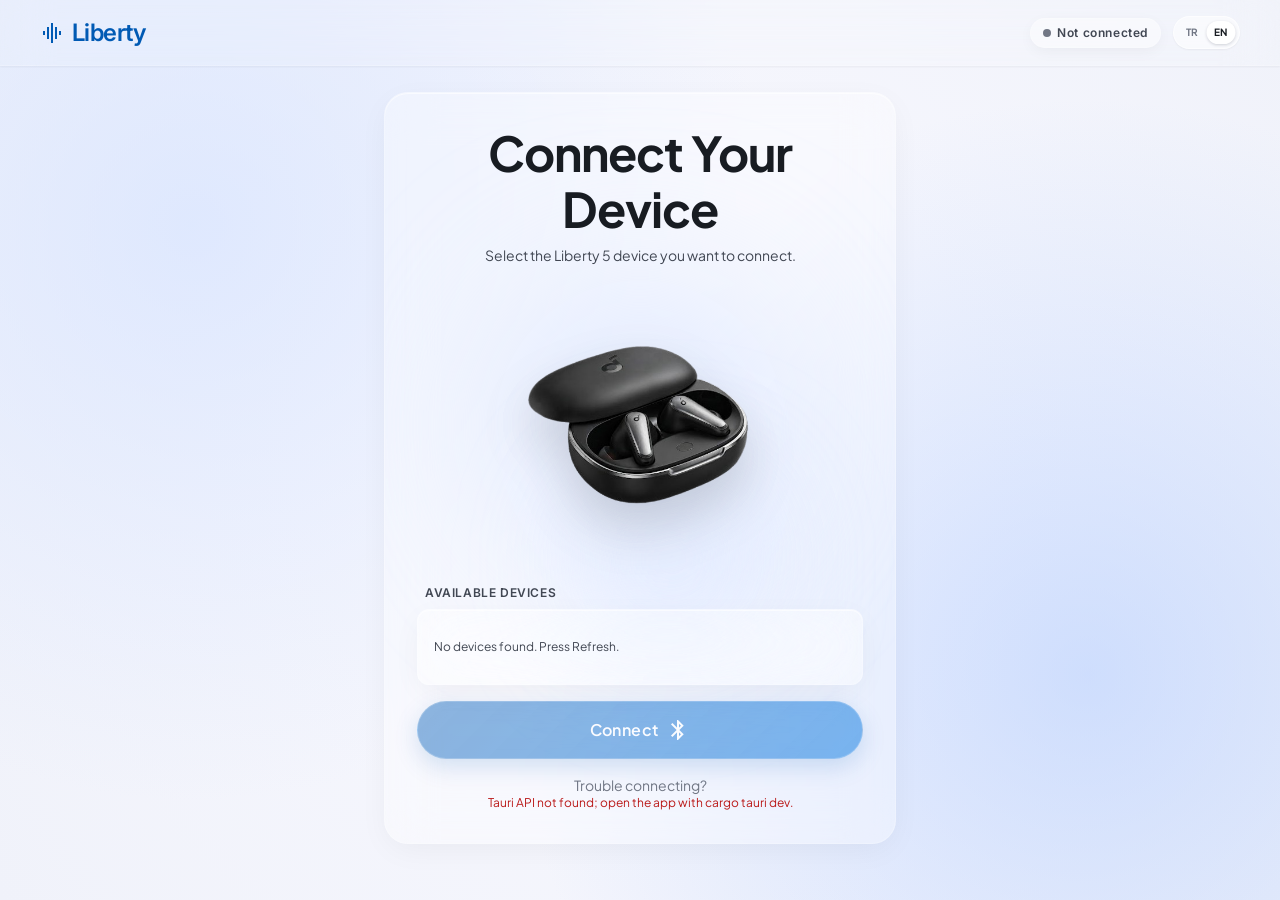
<file: ui/index.html>
<!doctype html><html class="light" lang="tr"><head>
<meta charset="utf-8">
<meta content="width=device-width, initial-scale=1.0" name="viewport">
<title>Soundcore Liberty 5</title>
<link href="https://fonts.googleapis.com/css2?family=Inter:wght@400;500;700&amp;family=Plus+Jakarta+Sans:wght@400;500;600;700&amp;display=swap" rel="stylesheet">
<link href="https://fonts.googleapis.com/css2?family=Material+Symbols+Outlined:wght,FILL@100..700,0..1&amp;display=swap" rel="stylesheet">
<style>
        .glass-panel {
            background: rgba(255, 255, 255, 0.35);
            backdrop-filter: blur(24px);
            -webkit-backdrop-filter: blur(24px);
            border: 1px solid rgba(255, 255, 255, 0.2);
            box-shadow: 
                0 8px 32px -4px rgba(0, 0, 0, 0.05),
                inset 0 1px 0 rgba(255, 255, 255, 0.6);
        }
        
        .glass-pill {
            background: rgba(255, 255, 255, 0.4);
            backdrop-filter: blur(16px);
            -webkit-backdrop-filter: blur(16px);
            border: 1px solid rgba(255, 255, 255, 0.2);
            box-shadow: 0 4px 16px -2px rgba(0, 0, 0, 0.05);
        }

        .glass-button {
            background: linear-gradient(135deg, rgba(0, 90, 180, 0.8), rgba(0, 115, 224, 0.9));
            backdrop-filter: blur(16px);
            -webkit-backdrop-filter: blur(16px);
            border: 1px solid rgba(255, 255, 255, 0.2);
            box-shadow: 0 8px 24px 0 rgba(0, 90, 180, 0.3);
            transition: all 0.3s ease;
        }
        
        .glass-button:hover {
            box-shadow: 0 12px 32px 0 rgba(0, 90, 180, 0.4);
            transform: translateY(-2px);
        }

        .bg-gradient-mesh {
            background: 
                radial-gradient(circle at 15% 25%, rgba(214, 227, 255, 0.7) 0%, transparent 45%),
                radial-gradient(circle at 85% 75%, rgba(170, 199, 255, 0.5) 0%, transparent 45%),
                radial-gradient(circle at 50% 50%, rgba(249, 249, 255, 1) 0%, rgba(240, 242, 250, 1) 100%);
        }

        .gradient-bg {
            background: radial-gradient(circle at top left, rgba(230, 240, 255, 0.8), transparent 40%),
                        radial-gradient(circle at bottom right, rgba(240, 253, 244, 0.8), transparent 40%),
                        linear-gradient(135deg, #fdfbfb 0%, #ebedee 100%);
        }

        .earbud-shadow {
            filter: drop-shadow(0 15px 25px rgba(0, 0, 0, 0.15));
        }

        .scrollbar-hide::-webkit-scrollbar {
            display: none;
        }

        .scrollbar-hide {
            -ms-overflow-style: none;
            scrollbar-width: none;
        }
    </style>

<link rel="stylesheet" href="tailwind-built.css">
<link rel="stylesheet" href="styles.css">
<script defer src="i18n.js"></script>
<script defer src="app.js"></script></head><body><main id="view-landing" class="view bg-gradient-mesh min-h-screen text-on-surface font-body-md overflow-x-hidden">
<!-- Top App Bar (Modified for transactional context: no navigation) -->
<header class="w-full top-0 left-0 sticky backdrop-blur-[24px] border-b border-white/20 shadow-sm flex items-center justify-between px-container-margin-mobile md:px-container-margin-desktop py-4 z-50 bg-white/10">
<div class="flex items-center gap-2 text-primary font-headline-md text-headline-md-mobile md:text-headline-md tracking-tight">
<span class="material-symbols-outlined" style="font-variation-settings: &quot;FILL&quot; 1;">graphic_eq</span>
<span class="">Liberty</span>
</div>
<div class="flex items-center gap-3">
<!-- Connection Status -->
<div class="hidden md:flex items-center gap-1.5 glass-pill px-3 py-1.5 rounded-full text-label-sm font-label-sm">
<span class="w-2 h-2 rounded-full bg-outline"></span>
<span class="text-on-surface-variant" data-i18n="status.disconnected" id="landing-connection">Bağlı değil</span>
</div>
<div class="flex bg-white/50 rounded-full p-1 border border-white/60 lang-switch shadow-sm backdrop-blur-md" data-i18n-aria="lang.switchLabel" role="group"><span class="lang-thumb" aria-hidden="true"></span><button aria-pressed="true" class="px-2 py-1 text-[10px] font-bold rounded-full lang-btn" data-lang="tr" type="button">TR</button><button aria-pressed="false" class="px-2 py-1 text-[10px] font-bold rounded-full lang-btn" data-lang="en" type="button">EN</button></div>
</div>
</header>
<!-- Main Content Canvas -->
<main class="container mx-auto px-container-margin-mobile md:px-container-margin-desktop flex flex-col items-center justify-center min-h-[calc(100vh-80px)] py-4">
<div class="w-full max-w-lg glass-panel rounded-3xl p-glass-padding md:p-8 flex flex-col items-center relative overflow-hidden mb-4">
<!-- Atmospheric Glow behind image -->
<div class="absolute top-1/4 left-1/2 -translate-x-1/2 w-72 h-72 bg-primary-fixed/60 rounded-full blur-[80px] -z-10 pointer-events-none"></div>
<div class="absolute bottom-1/4 right-1/4 w-48 h-48 bg-secondary-fixed/40 rounded-full blur-[60px] -z-10 pointer-events-none"></div>
<div class="text-center mb-4">
<h1 class="font-display-lg-mobile md:font-display-lg text-display-lg-mobile md:text-display-lg text-on-surface mb-2" data-i18n="landing.title">Cihazını Bağla</h1>
<p class="font-body-md text-body-md text-on-surface-variant" data-i18n="landing.subtitle">Bağlanmak istediğin Liberty 5 cihazını seç.</p>
</div>
<!-- Product Image -->
<div class="w-full h-72 relative mb-10 flex items-center justify-center mb-4">
<img alt="Soundcore Liberty 5 earbuds in black case" class="max-w-full max-h-full object-contain drop-shadow-2xl z-10" src="assets/liberty5.png">
</div>
<!-- Device Selector -->
<div class="w-full relative mb-4">
<label class="block font-label-sm text-label-sm text-on-surface-variant mb-2 ml-2" data-i18n="landing.devicesLabel" id="device-list-label">KULLANILABİLİR CİHAZLAR</label>
<div class="w-full glass-panel rounded-xl flex items-center justify-between p-4 cursor-pointer hover:bg-white/50 transition-colors group" id="device-list" role="listbox" aria-labelledby="device-list-label">
<div class="flex items-center gap-4">
<div class="w-12 h-12 rounded-full bg-white/40 border border-white/30 flex items-center justify-center shadow-sm">
<span class="material-symbols-outlined text-primary">headphones</span>
</div>
<div>
<p class="font-body-md text-body-md font-semibold text-on-surface">Soundcore Liberty 5</p>
<p class="font-label-sm text-label-sm text-on-surface-variant">Ready to pair</p>
</div>
</div>
<span class="material-symbols-outlined text-on-surface-variant group-hover:text-primary transition-colors">expand_more</span>
</div>
</div>
<!-- Connect Action -->
<button class="w-full glass-button rounded-full py-4 px-8 flex items-center justify-center gap-2 text-on-primary font-headline-md text-body-lg font-semibold tracking-wide" id="landing-connect" type="button" disabled>
<span data-i18n="landing.connect">Bağlan</span>
<span class="material-symbols-outlined">bluetooth</span>
</button>
<button class="mt-4 font-body-md text-body-md text-outline hover:text-on-surface transition-colors" id="landing-trouble" type="button" data-i18n="landing.trouble">
                Bağlantı sorunu mu yaşıyorsunuz?
            </button><p id="landing-status" class="text-center text-xs text-on-surface-variant" aria-live="polite"></p><p id="landing-help" class="text-center text-xs text-on-surface-variant" hidden data-i18n="landing.helpHint"></p>
</div>
</main>
<!-- Navigation Suppressed for Transactional Intent -->
<!-- The BottomNavBar and side navigations are intentionally omitted as this is a setup/linear flow. -->


</main><main id="view-control" class="view control-view" hidden>
<!-- BEGIN: Mobile App Container -->
<div class="gradient-bg w-full h-full flex flex-col pt-12 pb-24 px-5 box-border overflow-y-auto scrollbar-hide">
<!-- BEGIN: Top Navigation -->
<header class="flex justify-between items-center mb-4 px-2 z-10 header"><div class="flex items-center gap-3"><button id="back-button" type="button" aria-label="Geri" data-i18n-aria="control.backAria" class="w-8 h-8 flex items-center justify-center bg-white/40 rounded-full border border-white/50 text-gray-700 hover:bg-white/60 transition-colors backdrop-blur-md shadow-sm"><svg viewBox="0 0 16 16" width="14" height="14" fill="none" stroke="currentColor" stroke-width="2" stroke-linecap="round" stroke-linejoin="round" aria-hidden="true"><path d="M10.5 12.5 6 8l4.5-4.5"/></svg></button>
<div class="flex flex-col">
<p class="text-xs font-semibold text-outline tracking-wider eyebrow">SOUNDCORE</p>
<h1 class="text-xl font-bold font-display">Liberty 5</h1>
</div></div>
<div class="flex items-center gap-2 header-actions">
<div class="flex bg-white/50 rounded-full p-1 border border-white/60 lang-switch shadow-sm backdrop-blur-md" data-i18n-aria="lang.switchLabel" role="group">
<span class="lang-thumb" aria-hidden="true"></span><button aria-pressed="true" class="px-2 py-1 text-[10px] font-bold rounded-full lang-btn" data-lang="tr" type="button">TR</button>
<button aria-pressed="false" class="px-2 py-1 text-[10px] font-bold rounded-full lang-btn" data-lang="en" type="button">EN</button>
</div>
<span class="text-[10px] font-semibold text-gray-500 bg-white/40 px-2 py-1 rounded-full border border-white/50 status shadow-sm backdrop-blur-md" data-i18n="status.disconnected" id="connection">Bağlı değil</span>
</div>
</header>
<!-- END: Top Navigation -->
<!-- BEGIN: Product Image & Device Connection -->
<section class="flex flex-col items-center z-10 w-full connection-card card mb-4">
<!-- Image Container -->
<div class="w-full flex justify-center items-center mb-2 relative h-56"><img alt="Soundcore Liberty 5" class="h-full object-contain earbud-shadow relative z-10 scale-[1.6] transition-transform" src="assets/liberty5.png"></div>
<div class="flex justify-around items-center w-full max-w-[280px] bg-white/40 backdrop-blur-3xl rounded-full py-2.5 px-6 border border-white/60 shadow-sm" id="battery-status"><div class="flex items-center gap-1.5"><span class="text-[10px] font-bold text-gray-500 uppercase tracking-tighter">L</span><span class="text-xs font-bold text-gray-900" id="battery-left">—</span></div><div class="flex items-center gap-1.5"><span class="text-[10px] font-bold text-gray-500 uppercase tracking-tighter">R</span><span class="text-xs font-bold text-gray-900" id="battery-right">—</span></div><div class="flex items-center gap-1.5"><span class="text-[10px] font-bold text-gray-500 uppercase tracking-tighter" data-i18n="battery.case">Kutu</span><span class="text-xs font-bold text-gray-900" id="battery-case">—</span></div></div>
<!-- Device Connection Controls -->
<p id="device-meta" class="text-[10px] text-gray-500"></p><p id="control-notice" class="text-[10px] text-red-700 text-center" aria-live="polite"></p>
</section>
<!-- END: Product Image & Device Connection -->
<!-- BEGIN: Main Controls Area -->
<main class="flex-1 flex flex-col gap-4 z-10 w-full relative shell"><section aria-label="Ses kontrolleri" class="glass-panel rounded-3xl p-6 flex flex-col gap-6 relative overflow-hidden card controls" data-i18n-aria="controls.ariaLabel"><div class="absolute top-0 right-0 w-32 h-32 bg-primary/10 blur-2xl rounded-full -mr-10 -mt-10"></div><div class="flex justify-between items-center text-gray-900 font-bold text-lg relative z-10 section-title"><div class="flex items-center gap-2"><h2 class="font-display">ANC</h2></div><span class="text-sm font-semibold text-primary" id="anc-value">—</span></div><div class="grid grid-cols-3 gap-3 relative z-10 segmented"><button class="flex flex-col items-center gap-3 cursor-pointer group bg-transparent border-none p-0" data-anc="On"><div class="w-[72px] h-[72px] rounded-2xl flex items-center justify-center relative transition-transform group-active:scale-95"><div class="absolute inset-0 bg-blue-400/20 rounded-2xl blur-md opacity-0 group-[.active]:opacity-100 transition-opacity"></div><div class="absolute inset-0 rounded-2xl border-2 border-blue-400/50 opacity-0 group-[.active]:opacity-100 transition-opacity"></div><img alt="Noise Cancellation" class="w-full h-full object-contain relative z-10 rounded-2xl drop-shadow-lg" src="assets/anc-on.png"></div><span class="text-[12px] font-semibold text-gray-600 group-[.active]:text-gray-900 text-center leading-tight transition-colors" data-i18n="anc.On">Açık</span></button><button class="flex flex-col items-center gap-3 cursor-pointer group bg-transparent border-none p-0 active" data-anc="Off"><div class="w-[72px] h-[72px] rounded-2xl flex items-center justify-center relative transition-transform group-active:scale-95"><div class="absolute inset-0 bg-gray-400/20 rounded-2xl blur-md opacity-100 transition-opacity"></div><div class="absolute inset-0 rounded-2xl border-2 border-gray-400/50 opacity-100 transition-opacity"></div><img alt="Normal" class="w-full h-full object-contain relative z-10 rounded-2xl drop-shadow-sm" src="assets/anc-off.png"></div><span class="text-[12px] font-semibold text-gray-900 text-center leading-tight mt-1 transition-colors" data-i18n="anc.Off">Kapalı</span></button><button class="flex flex-col items-center gap-3 cursor-pointer group bg-transparent border-none p-0" data-anc="Transparency"><div class="w-[72px] h-[72px] rounded-2xl flex items-center justify-center relative transition-transform group-active:scale-95"><div class="absolute inset-0 bg-green-400/20 rounded-2xl blur-md opacity-0 group-[.active]:opacity-100 transition-opacity"></div><div class="absolute inset-0 rounded-2xl border-2 border-green-400/50 opacity-0 group-[.active]:opacity-100 transition-opacity"></div><img alt="Transparency Mode" class="w-full h-full object-contain relative z-10 rounded-2xl drop-shadow-sm" src="assets/anc-transparency.png"></div><span class="text-[12px] font-semibold text-gray-600 group-[.active]:text-gray-900 text-center leading-tight transition-colors" data-i18n="anc.Transparency">Şeffaflık</span></button></div><div class="flex justify-between items-center pt-2 relative z-10 toggle-row"><label class="text-sm font-bold text-gray-800" for="game-mode" data-i18n="control.gameMode">Oyun Modu</label><label class="relative inline-flex items-center cursor-pointer"><input class="sr-only peer" id="game-mode" role="switch" type="checkbox"><div class="w-12 h-7 bg-white/50 border border-white/60 peer-focus:outline-none rounded-full peer peer-checked:after:translate-x-full peer-checked:after:border-white after:content-[''] after:absolute after:top-[3px] after:left-[3px] after:bg-white after:border-gray-200 after:border after:rounded-full after:h-5 after:w-5 after:transition-all peer-checked:bg-primary peer-checked:border-primary shadow-inner"></div></label></div><div class="pt-2 relative z-10 flex flex-col gap-2"><div class="relative w-full"><select class="w-full bg-white/40 backdrop-blur-xl border border-white/60 rounded-2xl px-4 py-3 text-sm font-bold text-gray-800 appearance-none focus:outline-none focus:ring-2 focus:ring-primary/50 disabled:opacity-50 shadow-sm" disabled="" id="eq"><option data-i18n="eq.empty">Doğrulanmış preset yok</option></select><div class="pointer-events-none absolute inset-y-0 right-0 flex items-center px-4 text-gray-500"><svg viewBox="0 0 16 16" width="12" height="12" fill="none" stroke="currentColor" stroke-width="2" stroke-linecap="round" stroke-linejoin="round" aria-hidden="true"><path d="M3.5 6 8 10.5 12.5 6"/></svg></div></div></div></section>
<!-- BEGIN: Battery Card -->
<!-- END: Battery Card -->
<!-- BEGIN: Ambient Sound (ANC) & Controls Card -->
<!-- END: Ambient Sound (ANC) & Controls Card -->
<!-- BEGIN: Log Card -->
<!-- END: Log Card -->
</main>
<!-- END: Main Controls Area -->
<!-- Floating Bottom Bar -->

</div>
<!-- END: Mobile App Container -->


</main></body></html>
</file>
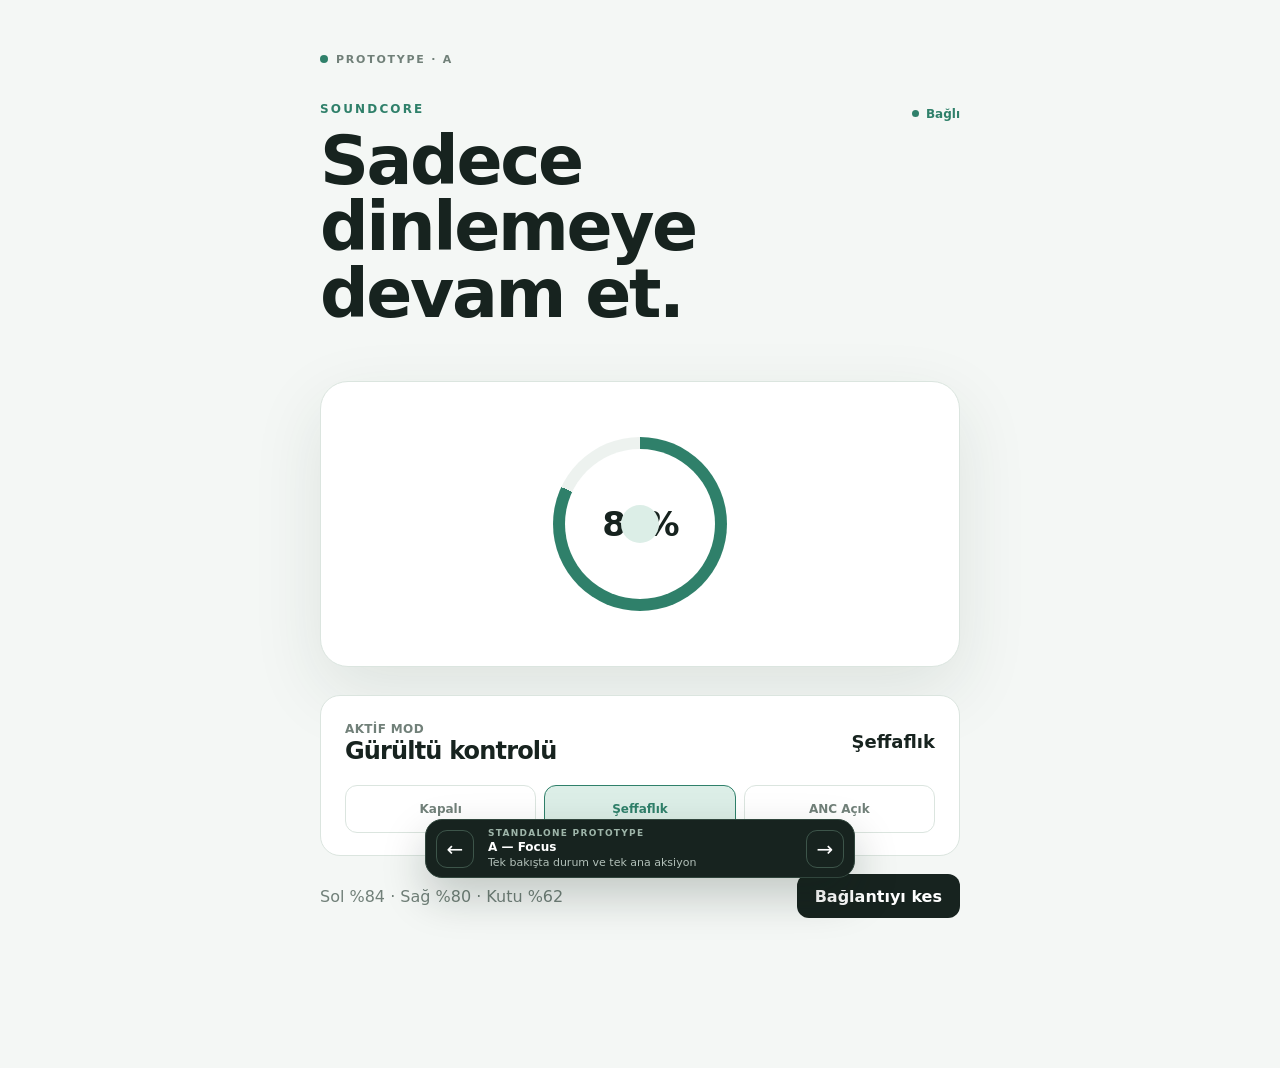
<file: ui/prototypes/index.html>
<!doctype html>
<html lang="tr">
<head>
  <meta charset="utf-8">
  <meta name="viewport" content="width=device-width,initial-scale=1">
  <meta name="description" content="Soundcore Liberty 5 için üç sade ve modern UI prototipi">
  <title>Liberty 5 — UI Prototypes</title>
  <link rel="stylesheet" href="prototype.css">
  <script src="prototype.js" defer></script>
</head>
<body>
  <main id="prototype-stage" class="prototype-stage"></main>

  <aside class="prototype-switcher" aria-label="Prototip değiştirici">
    <button id="previous-variant" class="switcher-arrow" type="button" aria-label="Önceki prototip">←</button>
    <div class="switcher-copy">
      <span class="switcher-kicker">STANDALONE PROTOTYPE</span>
      <strong id="variant-label">A — Focus</strong>
      <span id="variant-description">Tek bakışta durum ve tek ana aksiyon</span>
    </div>
    <button id="next-variant" class="switcher-arrow" type="button" aria-label="Sonraki prototip">→</button>
  </aside>
</body>
</html>
</file>
<file: ui/styles.css>
/* Production glue for the supplied landing/control designs. */
html, body { margin: 0; min-width: 360px; height: 100%; overflow: hidden; }
.view[hidden] { display: none !important; }
.view { height: 100dvh; overflow: hidden; }
#view-landing { overflow-y: auto; }
#view-control { background: #f3f4f6; }
#landing-status, #landing-help, #control-notice { margin-left: auto; margin-right: auto; }
#landing-connect:disabled { cursor: not-allowed; opacity: .55; }
#landing-connect.is-connecting { pointer-events: none; }
#device-list { min-height: 76px; }
.device-row { width: 100%; }
.device-row[aria-selected="true"] { outline: 2px solid rgba(0, 90, 180, .45); outline-offset: -2px; }
.device-row:disabled { cursor: not-allowed; opacity: .55; }
.device-row .device-name, .device-row .device-subtitle { display: block; }
#control-notice.error, #landing-status.error { color: #ba1a1a; }
#view-control .status.online::before { background: #2e9e5b; }
/* Decorative product art must not intercept header controls. */
.control-view .connection-card img { pointer-events: none; }
/* Battery labels and values sit on the same text baseline (different font sizes). */
#battery-status > div { align-items: baseline; }
/* Dil değişince pill metni genişleyip switch'i itmesin: sabit genişlik + ortalı metin */
#view-control #connection { min-width: 84px; text-align: center; }
/* Dil anahtarı: kayan gösterge + aktif renk */
.lang-switch { position: relative; }
.lang-thumb { position: absolute; top: 4px; bottom: 4px; left: 4px; width: calc(50% - 4px); border-radius: 9999px; background: #fff; box-shadow: 0 1px 3px rgba(15, 23, 42, .18); transition: transform .25s ease; }
.lang-switch[data-lang="en"] .lang-thumb { transform: translateX(100%); }
.lang-btn { position: relative; z-index: 1; color: #717785; transition: color .2s ease; }
.lang-switch[data-lang="tr"] .lang-btn[data-lang="tr"],
.lang-switch[data-lang="en"] .lang-btn[data-lang="en"] { color: #181c22; }
/* Logo her dilde aynı fontla çizilsin (EN doğru kabul edildi) */
#view-landing header .tracking-tight > span:last-child,
#view-control header h1 { font-family: Inter; }
</file>
<file: ui/prototypes/prototype.css>
:root {
  color-scheme: light;
  --canvas: #f4f7f5;
  --surface: #ffffff;
  --surface-muted: #edf2ef;
  --ink: #17231f;
  --muted: #718079;
  --line: #dbe5df;
  --accent: #2f806a;
  --accent-soft: #dceee7;
  --warm: #b77c37;
  --shadow: 0 24px 70px rgba(29, 54, 44, .10);
  font-family: Inter, ui-sans-serif, system-ui, -apple-system, BlinkMacSystemFont, "Segoe UI", sans-serif;
}

* { box-sizing: border-box; }

body {
  margin: 0;
  min-width: 320px;
  min-height: 100vh;
  color: var(--ink);
  background: var(--canvas);
}

button, select, input { font: inherit; }
button { cursor: pointer; }

.prototype-stage {
  width: min(1120px, calc(100% - 40px));
  min-height: 100vh;
  margin: 0 auto;
  padding: 48px 0 150px;
}

.prototype-mark {
  display: inline-flex;
  align-items: center;
  gap: 8px;
  margin-bottom: 36px;
  color: var(--muted);
  font-size: 11px;
  font-weight: 800;
  letter-spacing: .16em;
}

.prototype-mark::before {
  width: 8px;
  height: 8px;
  border-radius: 50%;
  background: var(--accent);
  content: "";
}

.eyebrow {
  margin: 0 0 12px;
  color: var(--accent);
  font-size: 12px;
  font-weight: 800;
  letter-spacing: .18em;
}

h1, h2, h3, p { margin-top: 0; }
h1, h2, h3 { letter-spacing: -.035em; }
h1 { margin-bottom: 12px; font-size: clamp(38px, 6vw, 68px); line-height: .98; }
h2 { margin-bottom: 8px; font-size: 24px; }
h3 { margin-bottom: 6px; font-size: 16px; }

.lede { max-width: 470px; margin-bottom: 32px; color: var(--muted); line-height: 1.6; }

.muted { color: var(--muted); }
.label { color: var(--muted); font-size: 12px; font-weight: 700; letter-spacing: .03em; }
.value { color: var(--ink); font-size: 18px; font-weight: 800; }

.button-primary, .button-quiet {
  min-height: 44px;
  border: 0;
  border-radius: 12px;
  padding: 0 18px;
  font-weight: 800;
}

.button-primary { color: #fff; background: var(--ink); }
.button-quiet { color: var(--ink); background: var(--surface-muted); }
.button-primary:hover, .button-quiet:hover { transform: translateY(-1px); }

/* A — Focus: one vertical path, one obvious action. */
.variant-focus { max-width: 640px; margin: 0 auto; }
.focus-header { display: flex; align-items: flex-start; justify-content: space-between; gap: 24px; }
.focus-status { display: inline-flex; align-items: center; gap: 7px; margin-top: 5px; color: var(--accent); font-size: 12px; font-weight: 800; }
.focus-status::before { width: 7px; height: 7px; border-radius: 50%; background: currentColor; content: ""; }
.focus-device { display: grid; place-items: center; min-height: 286px; margin: 42px 0 28px; border: 1px solid var(--line); border-radius: 28px; background: var(--surface); box-shadow: var(--shadow); }
.focus-device-art { position: relative; width: 174px; height: 174px; border-radius: 50%; background: conic-gradient(var(--accent) 0 82%, var(--surface-muted) 82% 100%); }
.focus-device-art::after { position: absolute; inset: 12px; display: grid; place-items: center; border-radius: 50%; background: var(--surface); content: "82%"; color: var(--ink); font-size: 34px; font-weight: 850; letter-spacing: -.06em; }
.focus-device-art::before { position: absolute; z-index: 1; inset: 68px; border-radius: 50%; background: var(--accent-soft); content: ""; }
.focus-card { padding: 22px 24px; border: 1px solid var(--line); border-radius: 20px; background: var(--surface); }
.focus-card-header, .row-between { display: flex; align-items: center; justify-content: space-between; gap: 16px; }
.focus-card-header { margin-bottom: 20px; }
.focus-card-header h2 { margin: 0; }
.focus-controls { display: grid; grid-template-columns: repeat(3, 1fr); gap: 8px; }
.control-button { min-height: 48px; border: 1px solid var(--line); border-radius: 12px; color: var(--muted); background: var(--surface); font-size: 12px; font-weight: 800; }
.control-button.is-active { border-color: var(--accent); color: var(--accent); background: var(--accent-soft); }
.focus-footer { display: flex; justify-content: space-between; align-items: center; gap: 16px; margin-top: 18px; }

/* B — Console: navigation rail and grouped controls. */
.variant-console { display: grid; grid-template-columns: 190px minmax(0, 1fr); gap: 42px; min-height: 650px; }
.console-rail { display: flex; flex-direction: column; }
.console-brand { margin-bottom: 56px; font-size: 16px; font-weight: 900; letter-spacing: -.04em; }
.console-brand span { color: var(--accent); }
.console-nav { display: grid; gap: 6px; }
.console-nav button { padding: 12px 14px; border: 0; border-radius: 10px; color: var(--muted); background: transparent; text-align: left; font-size: 13px; font-weight: 750; }
.console-nav button.is-active { color: var(--ink); background: var(--surface); box-shadow: 0 8px 26px rgba(29, 54, 44, .06); }
.console-rail-note { margin-top: auto; padding-top: 32px; border-top: 1px solid var(--line); color: var(--muted); font-size: 12px; line-height: 1.5; }
.console-main { min-width: 0; }
.console-topbar { display: flex; align-items: flex-start; justify-content: space-between; gap: 20px; margin-bottom: 42px; }
.console-topbar h1 { margin-bottom: 8px; font-size: clamp(34px, 5vw, 56px); }
.console-device-name { color: var(--muted); font-size: 13px; }
.connection-pill { padding: 8px 12px; border-radius: 999px; color: var(--accent); background: var(--accent-soft); font-size: 11px; font-weight: 850; white-space: nowrap; }
.console-grid { display: grid; grid-template-columns: minmax(0, 1.25fr) minmax(230px, .75fr); gap: 14px; }
.console-panel { padding: 22px; border: 1px solid var(--line); border-radius: 20px; background: var(--surface); }
.console-panel-wide { grid-row: span 2; min-height: 300px; }
.panel-heading { display: flex; align-items: center; justify-content: space-between; gap: 12px; margin-bottom: 22px; }
.panel-heading h2 { margin: 0; font-size: 18px; }
.panel-icon { display: grid; place-items: center; width: 30px; height: 30px; border-radius: 9px; color: var(--accent); background: var(--accent-soft); font-size: 13px; font-weight: 900; }
.anc-display { display: flex; align-items: baseline; gap: 8px; margin: 42px 0 30px; }
.anc-display strong { font-size: 48px; letter-spacing: -.07em; }
.anc-display span { color: var(--muted); font-size: 13px; }
.console-controls { display: grid; gap: 8px; }
.console-control { display: flex; align-items: center; justify-content: space-between; gap: 12px; width: 100%; padding: 12px 13px; border: 1px solid var(--line); border-radius: 11px; color: var(--ink); background: var(--surface); font-size: 12px; font-weight: 800; text-align: left; }
.console-control.is-active { border-color: var(--accent); background: var(--accent-soft); }
.battery-list { display: grid; gap: 15px; }
.battery-line { display: grid; grid-template-columns: 44px 1fr 34px; align-items: center; gap: 10px; font-size: 12px; font-weight: 750; }
.battery-line strong { text-align: right; }
.battery-track { height: 7px; overflow: hidden; border-radius: 99px; background: var(--surface-muted); }
.battery-track span { display: block; height: 100%; border-radius: inherit; background: var(--accent); }
.console-footer { display: flex; justify-content: flex-end; margin-top: 14px; }

/* C — Now: a compact glanceable command surface. */
.variant-now { max-width: 760px; margin: 0 auto; }
.now-header { display: flex; align-items: center; justify-content: space-between; gap: 24px; margin-bottom: 50px; }
.now-brand { color: var(--muted); font-size: 12px; font-weight: 850; letter-spacing: .16em; }
.now-header-actions { display: flex; align-items: center; gap: 8px; }
.now-header-actions button { width: 36px; height: 36px; border: 1px solid var(--line); border-radius: 50%; color: var(--muted); background: var(--surface); }
.now-main h1 { max-width: 590px; margin-bottom: 28px; font-size: clamp(42px, 7vw, 82px); }
.now-main h1 em { color: var(--accent); font-style: normal; }
.now-connection { display: inline-flex; align-items: center; gap: 8px; margin-bottom: 36px; color: var(--muted); font-size: 13px; }
.now-connection::before { width: 8px; height: 8px; border-radius: 50%; background: var(--accent); content: ""; }
.now-command { padding: 12px; border-radius: 22px; background: var(--ink); box-shadow: var(--shadow); }
.now-command-heading { display: flex; justify-content: space-between; align-items: center; gap: 12px; padding: 10px 12px 16px; color: #cbd7d1; }
.now-command-heading strong { color: #fff; font-size: 14px; }
.now-command-heading span { font-size: 12px; }
.now-anc-controls { display: grid; grid-template-columns: repeat(3, 1fr); gap: 8px; }
.now-anc-button { min-height: 76px; border: 0; border-radius: 14px; color: #aebdb5; background: #25342e; font-size: 13px; font-weight: 850; }
.now-anc-button.is-active { color: var(--ink); background: #d9eee6; }
.now-stats { display: grid; grid-template-columns: repeat(3, 1fr); gap: 28px; margin-top: 32px; padding: 0 4px; }
.now-stat { display: grid; gap: 7px; }
.now-stat strong { font-size: 24px; letter-spacing: -.05em; }
.now-activity { margin-top: 48px; padding-top: 20px; border-top: 1px solid var(--line); }
.now-activity p { margin-bottom: 0; color: var(--muted); font-size: 12px; }

.prototype-switcher { position: fixed; z-index: 10; bottom: 22px; left: 50%; display: flex; align-items: center; gap: 14px; width: min(430px, calc(100% - 28px)); transform: translateX(-50%); padding: 8px 10px; border: 1px solid #31463d; border-radius: 17px; color: #fff; background: #17231f; box-shadow: 0 18px 44px rgba(15, 31, 24, .22); }
.switcher-arrow { display: grid; place-items: center; flex: 0 0 38px; width: 38px; height: 38px; border: 1px solid #3d554a; border-radius: 11px; color: #fff; background: transparent; font-size: 20px; }
.switcher-arrow:hover { background: #2a3d35; }
.switcher-copy { display: grid; min-width: 0; flex: 1; gap: 2px; }
.switcher-kicker { color: #9eb5a9; font-size: 9px; font-weight: 850; letter-spacing: .14em; }
#variant-label { overflow: hidden; color: #fff; font-size: 12px; text-overflow: ellipsis; white-space: nowrap; }
#variant-description { overflow: hidden; color: #b2c0b9; font-size: 11px; text-overflow: ellipsis; white-space: nowrap; }

@media (max-width: 760px) {
  .prototype-stage { width: min(100% - 28px, 640px); padding-top: 28px; }
  .variant-console { display: block; min-height: 0; }
  .console-rail { display: block; }
  .console-brand { margin-bottom: 24px; }
  .console-nav { display: flex; overflow-x: auto; margin-bottom: 42px; }
  .console-nav button { flex: 0 0 auto; }
  .console-rail-note { display: none; }
  .console-grid { grid-template-columns: 1fr; }
  .console-panel-wide { grid-row: auto; min-height: 0; }
}

@media (max-width: 480px) {
  .prototype-stage { width: min(100% - 24px, 640px); padding-bottom: 132px; }
  .focus-header, .now-header, .console-topbar { margin-bottom: 30px; }
  .focus-device { min-height: 220px; margin-top: 28px; }
  .focus-footer { align-items: stretch; flex-direction: column; }
  .now-main h1 { font-size: clamp(42px, 14vw, 64px); }
  .now-stats { gap: 14px; }
  .now-stat strong { font-size: 20px; }
  .prototype-switcher { bottom: 12px; }
}
</file>
